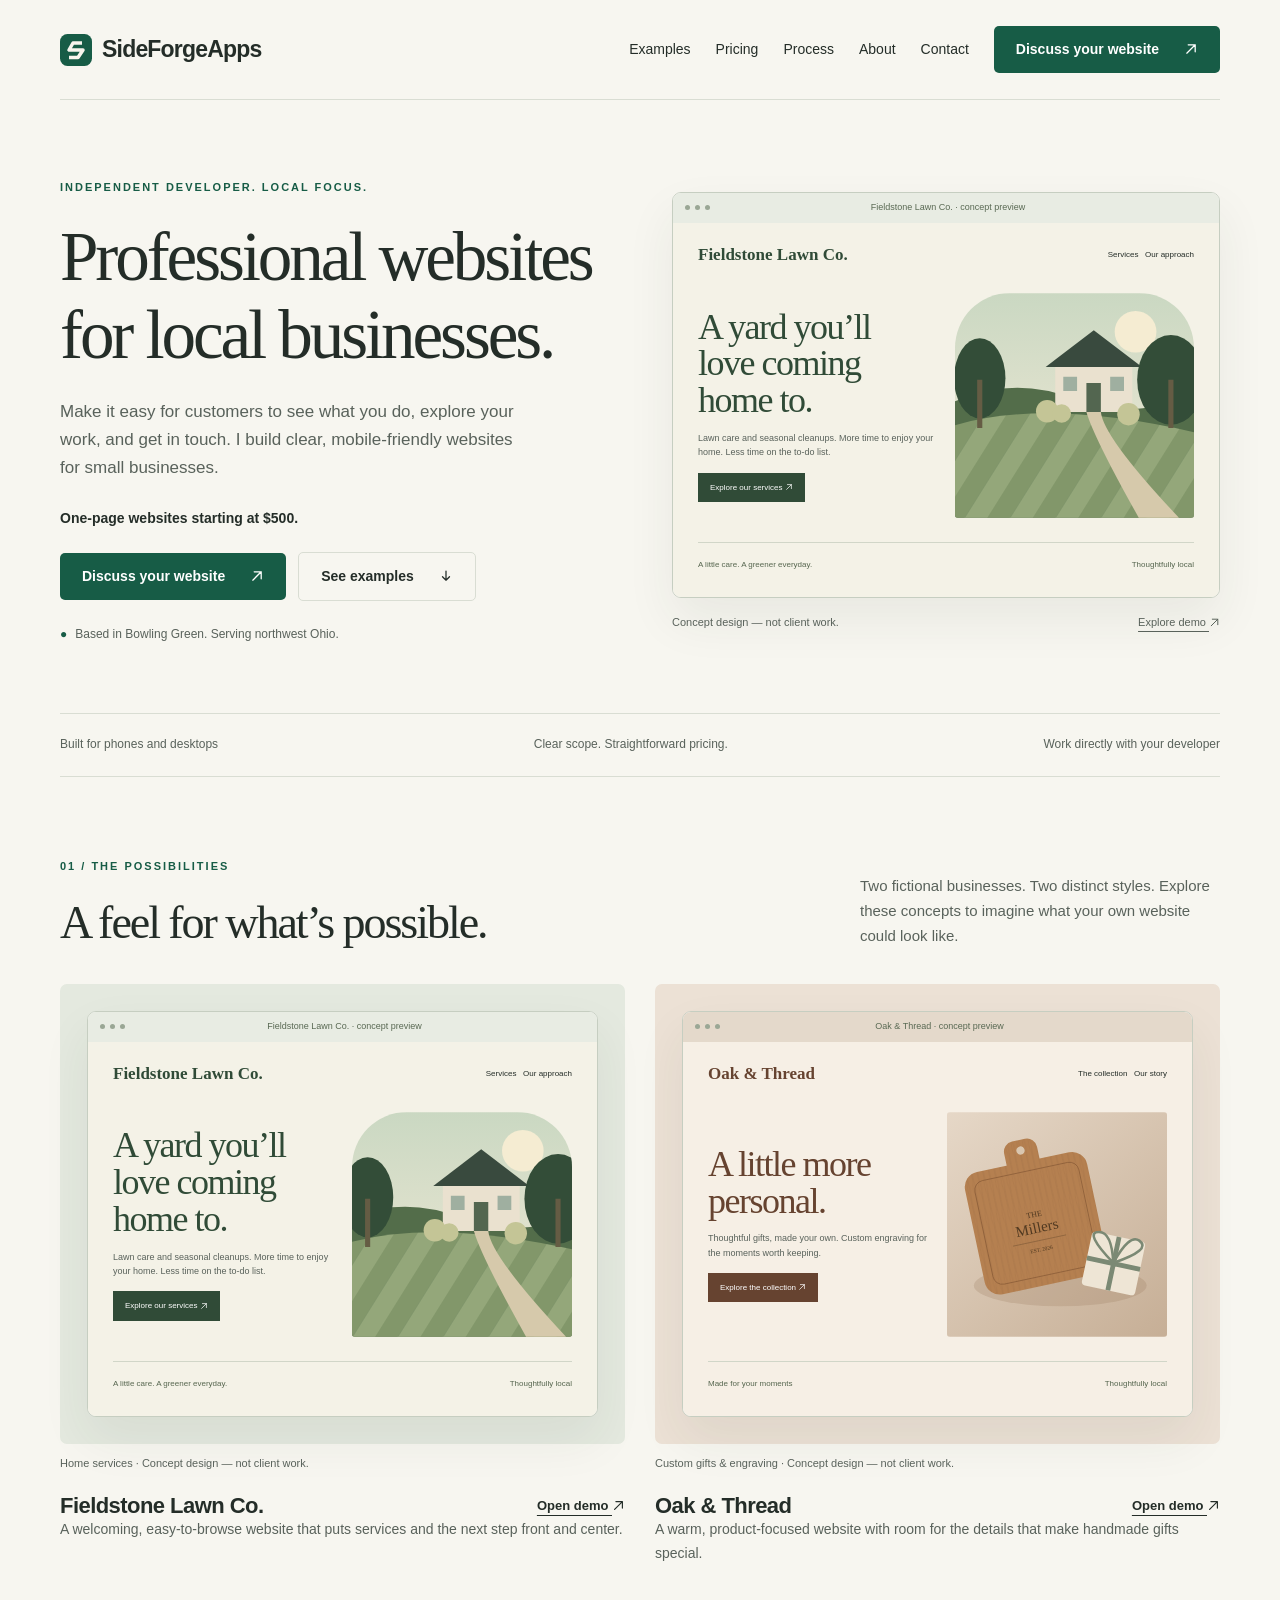
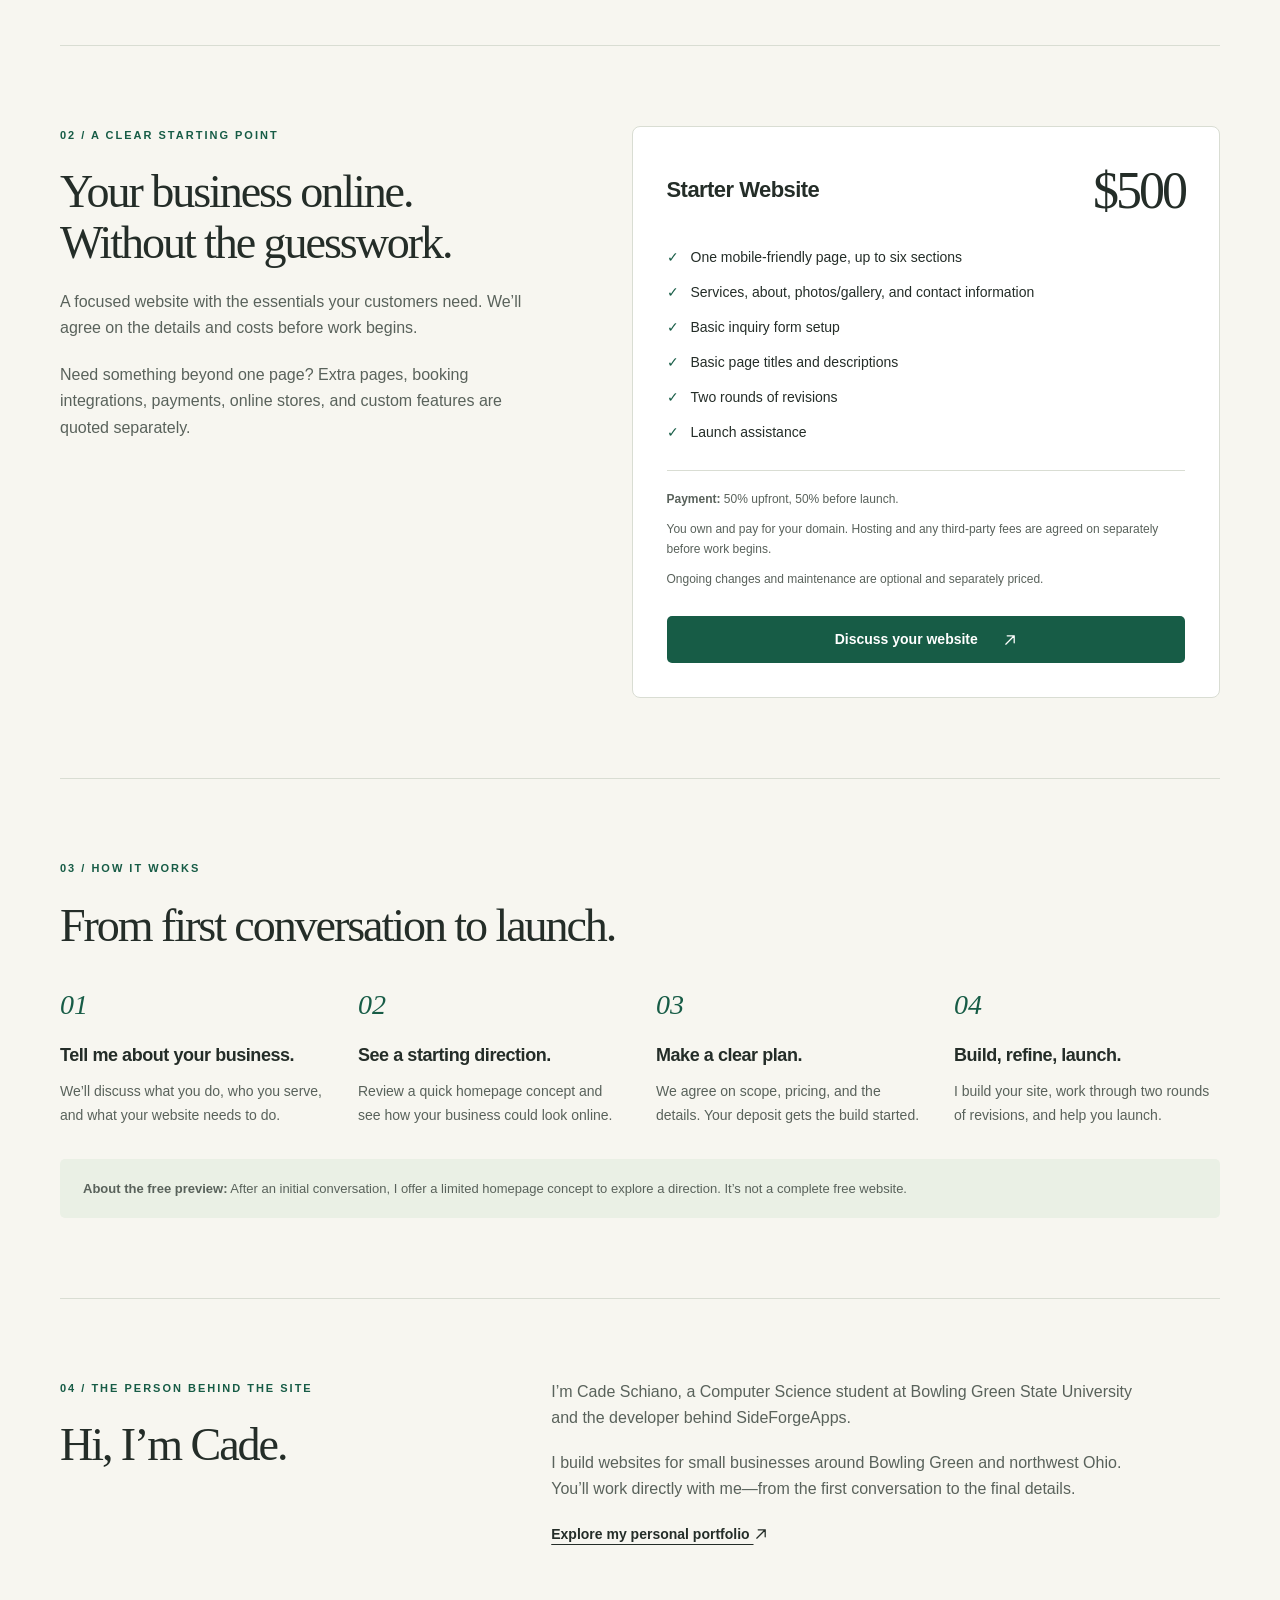
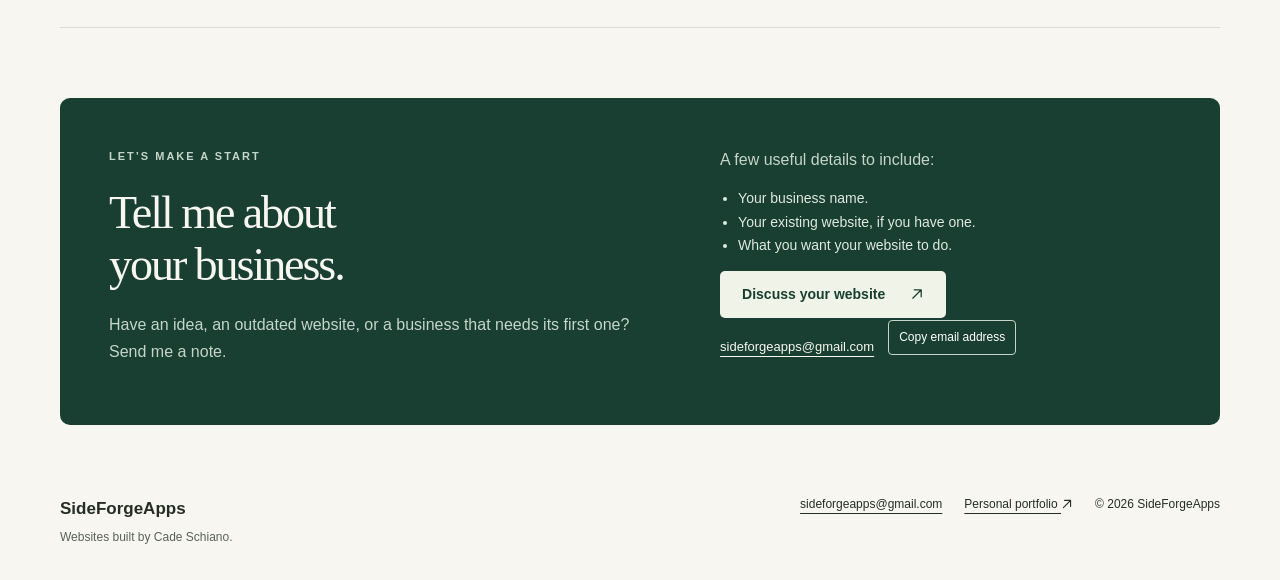
<file: index.html>
<!doctype html><html lang="en"><head><meta charset="utf-8"><meta name="viewport" content="width=device-width, initial-scale=1"><title>SideForgeApps | Websites for local businesses</title><meta name="description" content="Mobile-friendly websites for small businesses in Bowling Green and northwest Ohio. Work directly with developer Cade Schiano. One-page websites starting at $500."><meta property="og:title" content="SideForgeApps | Websites for local businesses"><meta property="og:description" content="Mobile-friendly websites for small businesses in Bowling Green and northwest Ohio. Work directly with developer Cade Schiano. One-page websites starting at $500."><meta property="og:type" content="website"><meta property="og:locale" content="en_US"><meta name="twitter:card" content="summary"><meta name="theme-color" content="#175c46"><link rel="icon" type="image/svg+xml" href="assets/favicon.svg"><link rel="stylesheet" href="assets/style.css"></head><body><a class="skip" href="#main">Skip to content</a><div class="wrap"><header class="header"><a class="brand" href="./"><img src="assets/favicon.svg" alt="" width="32" height="32">SideForgeApps</a><nav class="nav" aria-label="Main navigation"><a href="#examples">Examples</a><a href="#pricing">Pricing</a><a href="#process">Process</a><a href="#about">About</a><a href="#contact">Contact</a><a class="button" href="mailto:sideforgeapps@gmail.com?subject=Website%20inquiry%20for%20my%20business">Discuss your website <span aria-hidden="true"><svg class="icon" aria-hidden="true" viewBox="0 0 20 20" fill="none"><path d="M4 16 16 4M6 4h10v10" stroke="currentColor" stroke-width="1.8" stroke-linecap="round" stroke-linejoin="round"/></svg></span></a></nav></header><main id="main"><section class="hero" aria-labelledby="hero-title"><div><span class="eyebrow">Independent developer. Local focus.</span><h1 id="hero-title">Professional websites for local businesses.</h1><p class="intro">Make it easy for customers to see what you do, explore your work, and get in touch. I build clear, mobile-friendly websites for small businesses.</p><p class="price-note">One-page websites starting at $500.</p><div class="actions"><a class="button" href="mailto:sideforgeapps@gmail.com?subject=Website%20inquiry%20for%20my%20business">Discuss your website <span aria-hidden="true"><svg class="icon" aria-hidden="true" viewBox="0 0 20 20" fill="none"><path d="M4 16 16 4M6 4h10v10" stroke="currentColor" stroke-width="1.8" stroke-linecap="round" stroke-linejoin="round"/></svg></span></a><a class="button light" href="#examples">See examples <span aria-hidden="true"><svg class="icon" aria-hidden="true" viewBox="0 0 20 20" fill="none"><path d="M10 3v13m0 0-5-5m5 5 5-5" stroke="currentColor" stroke-width="1.8" stroke-linecap="round" stroke-linejoin="round"/></svg></span></a></div><p class="local">Based in Bowling Green. Serving northwest Ohio.</p></div><div><div class="browser-frame"><div class="browser-bar"><i></i><i></i><i></i><span>Fieldstone Lawn Co. · concept preview</span></div><div class="mini"><div class="mini-nav"><span class="mini-brand">Fieldstone Lawn Co.</span><span>Services &nbsp; Our approach</span></div><div class="mini-grid"><div><h3>A yard you’ll<br>love coming<br>home to.</h3><p>Lawn care and seasonal cleanups. More time to enjoy your home. Less time on the to-do list.</p><span class="mini-cta">Explore our services <svg class="icon" aria-hidden="true" viewBox="0 0 20 20" fill="none"><path d="M4 16 16 4M6 4h10v10" stroke="currentColor" stroke-width="1.8" stroke-linecap="round" stroke-linejoin="round"/></svg></span></div><img src="assets/lawn.svg" alt="Illustration of a tidy lawn and welcoming home" width="800" height="700"></div><div class="mini-bottom"><span>A little care. A greener everyday.</span><span>Thoughtfully local</span></div></div></div><div class="caption"><span>Concept design — not client work.</span><a href="demos/fieldstone.html">Explore demo <svg class="icon" aria-hidden="true" viewBox="0 0 20 20" fill="none"><path d="M4 16 16 4M6 4h10v10" stroke="currentColor" stroke-width="1.8" stroke-linecap="round" stroke-linejoin="round"/></svg></a></div></div></section><div class="strip"><span>Built for phones and desktops</span><span>Clear scope. Straightforward pricing.</span><span>Work directly with your developer</span></div><section class="section" id="examples"><div class="section-heading"><div><span class="eyebrow">01 / The possibilities</span><h2>A feel for what’s possible.</h2></div><p>Two fictional businesses. Two distinct styles. Explore these concepts to imagine what your own website could look like.</p></div><div class="examples"><article><div class="example-art "><div class="browser-frame"><div class="browser-bar"><i></i><i></i><i></i><span>Fieldstone Lawn Co. · concept preview</span></div><div class="mini"><div class="mini-nav"><span class="mini-brand">Fieldstone Lawn Co.</span><span>Services &nbsp; Our approach</span></div><div class="mini-grid"><div><h3>A yard you’ll<br>love coming<br>home to.</h3><p>Lawn care and seasonal cleanups. More time to enjoy your home. Less time on the to-do list.</p><span class="mini-cta">Explore our services <svg class="icon" aria-hidden="true" viewBox="0 0 20 20" fill="none"><path d="M4 16 16 4M6 4h10v10" stroke="currentColor" stroke-width="1.8" stroke-linecap="round" stroke-linejoin="round"/></svg></span></div><img src="assets/lawn.svg" alt="Illustration of a tidy lawn and welcoming home" width="800" height="700"></div><div class="mini-bottom"><span>A little care. A greener everyday.</span><span>Thoughtfully local</span></div></div></div></div><p class="example-label">Home services · Concept design — not client work.</p><div class="example-title"><h3>Fieldstone Lawn Co.</h3><a href="demos/fieldstone.html">Open demo <svg class="icon" aria-hidden="true" viewBox="0 0 20 20" fill="none"><path d="M4 16 16 4M6 4h10v10" stroke="currentColor" stroke-width="1.8" stroke-linecap="round" stroke-linejoin="round"/></svg></a></div><p class="example-desc">A welcoming, easy-to-browse website that puts services and the next step front and center.</p></article><article><div class="example-art gift"><div class="browser-frame"><div class="browser-bar"><i></i><i></i><i></i><span>Oak &amp; Thread · concept preview</span></div><div class="mini"><div class="mini-nav"><span class="mini-brand">Oak &amp; Thread</span><span>The collection &nbsp; Our story</span></div><div class="mini-grid"><div><h3>A little more<br>personal.</h3><p>Thoughtful gifts, made your own. Custom engraving for the moments worth keeping.</p><span class="mini-cta">Explore the collection <svg class="icon" aria-hidden="true" viewBox="0 0 20 20" fill="none"><path d="M4 16 16 4M6 4h10v10" stroke="currentColor" stroke-width="1.8" stroke-linecap="round" stroke-linejoin="round"/></svg></span></div><img src="assets/gifts.svg" alt="Illustration of an engraved wooden board and a wrapped gift" width="800" height="700"></div><div class="mini-bottom"><span>Made for your moments</span><span>Thoughtfully local</span></div></div></div></div><p class="example-label">Custom gifts &amp; engraving · Concept design — not client work.</p><div class="example-title"><h3>Oak &amp; Thread</h3><a href="demos/oak-and-thread.html">Open demo <svg class="icon" aria-hidden="true" viewBox="0 0 20 20" fill="none"><path d="M4 16 16 4M6 4h10v10" stroke="currentColor" stroke-width="1.8" stroke-linecap="round" stroke-linejoin="round"/></svg></a></div><p class="example-desc">A warm, product-focused website with room for the details that make handmade gifts special.</p></article></div></section><section class="section pricing" id="pricing"><div><span class="eyebrow">02 / A clear starting point</span><h2>Your business online.<br>Without the guesswork.</h2><p>A focused website with the essentials your customers need. We’ll agree on the details and costs before work begins.</p><p>Need something beyond one page? Extra pages, booking integrations, payments, online stores, and custom features are quoted separately.</p></div><div class="price-card"><div class="price-top"><h3>Starter Website</h3><strong>$500</strong></div><ul class="includes"><li>One mobile-friendly page, up to six sections</li><li>Services, about, photos/gallery, and contact information</li><li>Basic inquiry form setup</li><li>Basic page titles and descriptions</li><li>Two rounds of revisions</li><li>Launch assistance</li></ul><div class="terms"><p><strong>Payment:</strong> 50% upfront, 50% before launch.</p><p>You own and pay for your domain. Hosting and any third-party fees are agreed on separately before work begins.</p><p>Ongoing changes and maintenance are optional and separately priced.</p></div><a class="button" href="mailto:sideforgeapps@gmail.com?subject=Website%20inquiry%20for%20my%20business">Discuss your website <svg class="icon" aria-hidden="true" viewBox="0 0 20 20" fill="none"><path d="M4 16 16 4M6 4h10v10" stroke="currentColor" stroke-width="1.8" stroke-linecap="round" stroke-linejoin="round"/></svg></a></div></section><section class="section" id="process"><span class="eyebrow">03 / How it works</span><h2>From first conversation to launch.</h2><div class="steps"><div><span class="step-number">01</span><h3>Tell me about your business.</h3><p>We’ll discuss what you do, who you serve, and what your website needs to do.</p></div><div><span class="step-number">02</span><h3>See a starting direction.</h3><p>Review a quick homepage concept and see how your business could look online.</p></div><div><span class="step-number">03</span><h3>Make a clear plan.</h3><p>We agree on scope, pricing, and the details. Your deposit gets the build started.</p></div><div><span class="step-number">04</span><h3>Build, refine, launch.</h3><p>I build your site, work through two rounds of revisions, and help you launch.</p></div></div><p class="preview-note"><strong>About the free preview:</strong> After an initial conversation, I offer a limited homepage concept to explore a direction. It’s not a complete free website.</p></section><section class="section about" id="about"><div><span class="eyebrow">04 / The person behind the site</span><h2>Hi, I’m Cade.</h2></div><div class="about-copy"><p>I’m Cade Schiano, a Computer Science student at Bowling Green State University and the developer behind SideForgeApps.</p><p>I build websites for small businesses around Bowling Green and northwest Ohio. You’ll work directly with me—from the first conversation to the final details.</p><a href="https://cadeschiano.github.io/portfolio/">Explore my personal portfolio <svg class="icon" aria-hidden="true" viewBox="0 0 20 20" fill="none"><path d="M4 16 16 4M6 4h10v10" stroke="currentColor" stroke-width="1.8" stroke-linecap="round" stroke-linejoin="round"/></svg></a></div></section><section class="contact" id="contact"><div><span class="eyebrow">Let’s make a start</span><h2>Tell me about<br>your business.</h2><p>Have an idea, an outdated website, or a business that needs its first one? Send me a note.</p></div><div><p>A few useful details to include:</p><ul><li>Your business name.</li><li>Your existing website, if you have one.</li><li>What you want your website to do.</li></ul><a class="button" href="mailto:sideforgeapps@gmail.com?subject=Website%20inquiry%20for%20my%20business">Discuss your website <svg class="icon" aria-hidden="true" viewBox="0 0 20 20" fill="none"><path d="M4 16 16 4M6 4h10v10" stroke="currentColor" stroke-width="1.8" stroke-linecap="round" stroke-linejoin="round"/></svg></a><div class="email-row"><a class="contact-email" href="mailto:sideforgeapps@gmail.com?subject=Website%20inquiry%20for%20my%20business">sideforgeapps@gmail.com</a><button type="button" class="copy-email" data-copy-email>Copy email address</button></div><p class="copy-status" data-copy-status role="status" aria-live="polite"></p></div></section></main><footer class="footer"><div><strong>SideForgeApps</strong><p>Websites built by Cade Schiano.</p></div><div class="footer-links"><a href="mailto:sideforgeapps@gmail.com?subject=Website%20inquiry%20for%20my%20business">sideforgeapps@gmail.com</a><a href="https://cadeschiano.github.io/portfolio/">Personal portfolio <svg class="icon" aria-hidden="true" viewBox="0 0 20 20" fill="none"><path d="M4 16 16 4M6 4h10v10" stroke="currentColor" stroke-width="1.8" stroke-linecap="round" stroke-linejoin="round"/></svg></a><span>© <span data-year>2026</span> SideForgeApps</span></div></footer></div><script src="assets/main.js"></script></body></html>
</file>
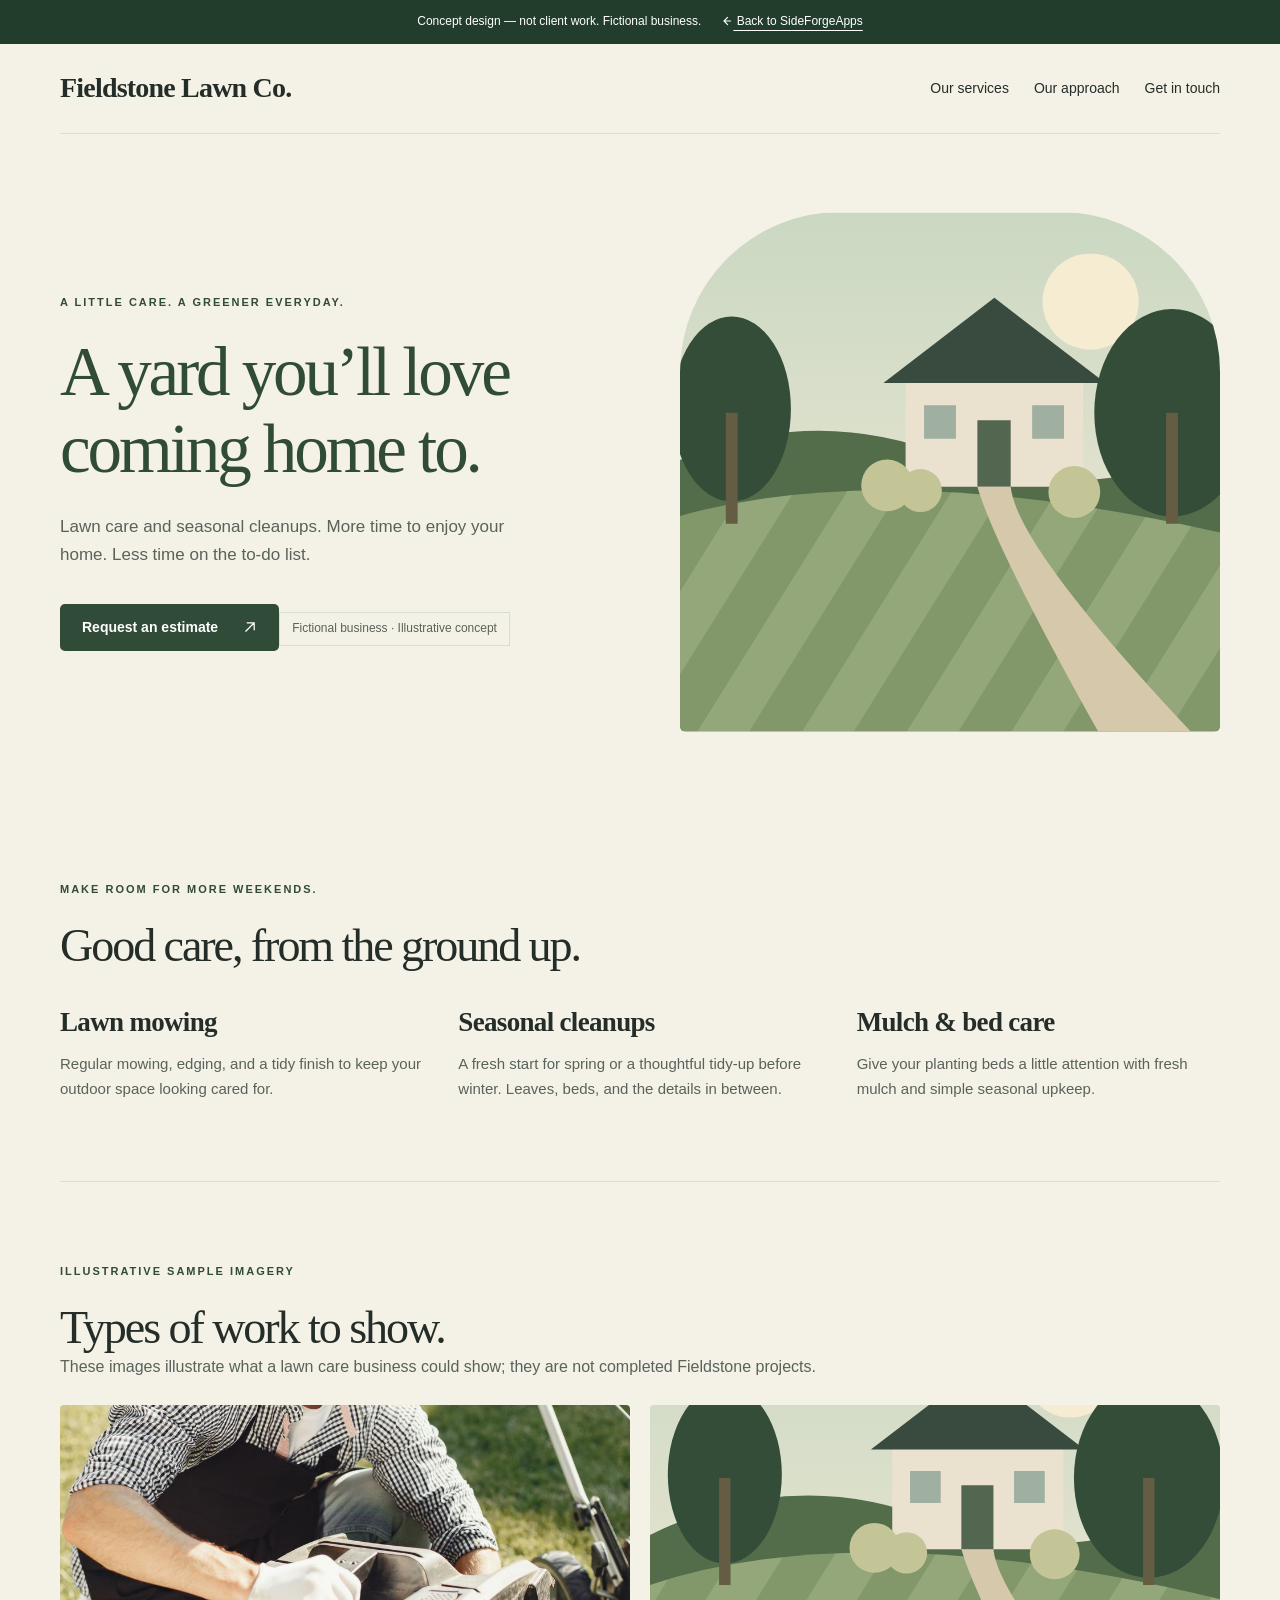
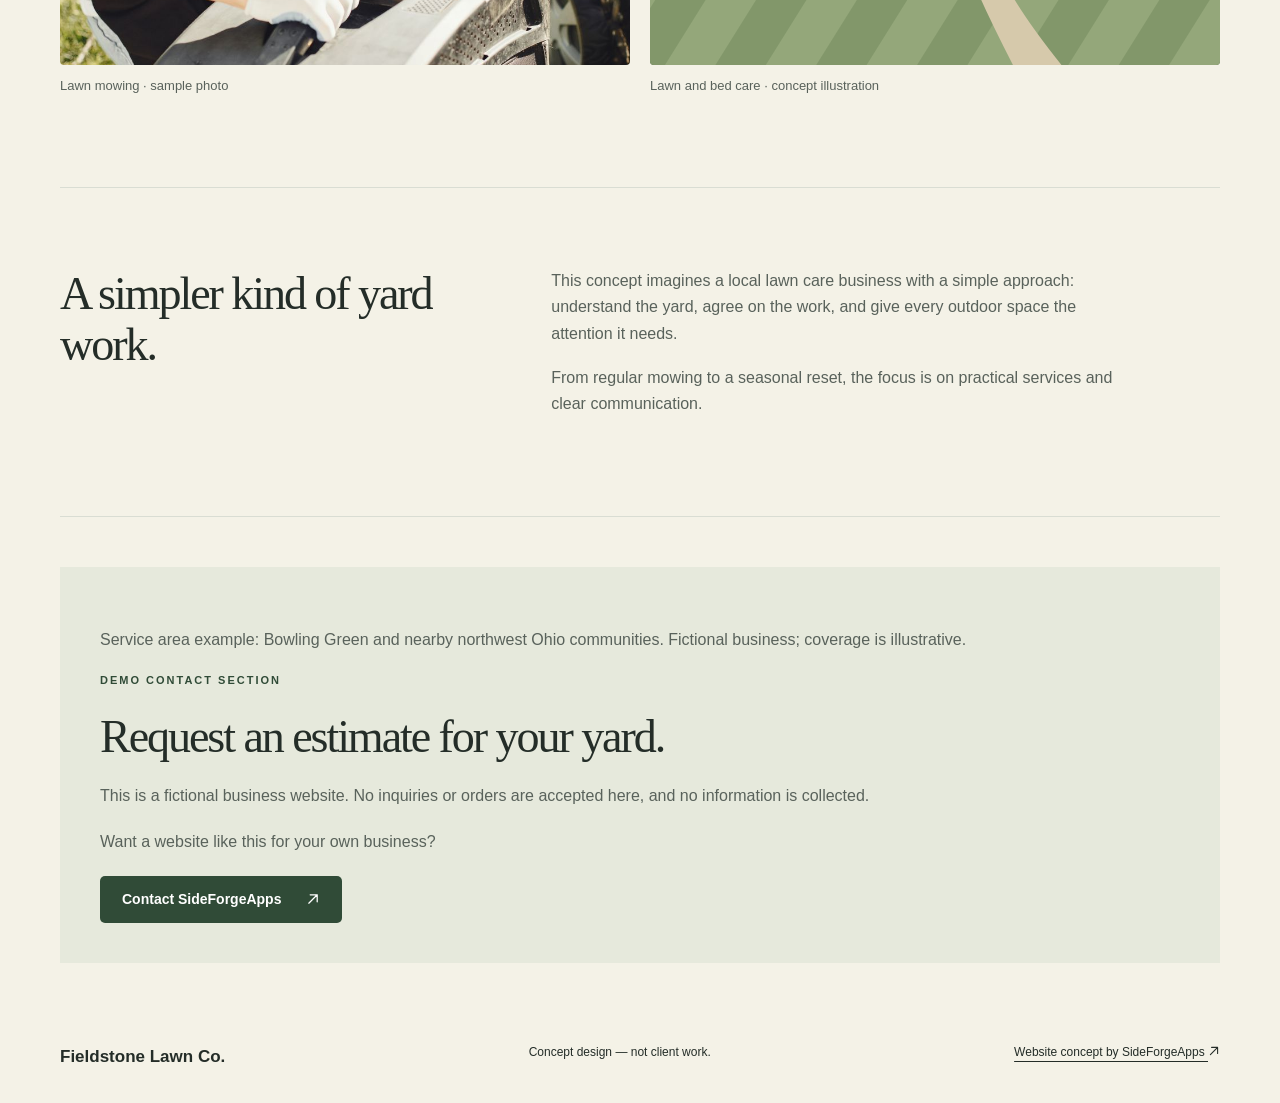
<file: demos/fieldstone.html>
<!doctype html><html lang="en"><head><meta charset="utf-8"><meta name="viewport" content="width=device-width, initial-scale=1"><title>Fieldstone Lawn Co. | SideForgeApps concept demo</title><meta name="description" content="A fictional lawn care business website. Concept design — not client work."><meta property="og:title" content="Fieldstone Lawn Co. | SideForgeApps concept demo"><meta property="og:description" content="A fictional lawn care business website. Concept design — not client work."><meta property="og:type" content="website"><meta property="og:locale" content="en_US"><meta name="twitter:card" content="summary"><meta name="theme-color" content="#175c46"><link rel="icon" type="image/svg+xml" href="../assets/favicon.svg"><link rel="stylesheet" href="../assets/style.css"></head><body class="demo "><a class="skip" href="#main">Skip to content</a><div class="demo-banner">Concept design — not client work. Fictional business.<a href="../index.html#examples"><svg class="icon" aria-hidden="true" viewBox="0 0 20 20" fill="none"><path d="m11 4-6 6 6 6M5 10h11" stroke="currentColor" stroke-width="1.8" stroke-linecap="round" stroke-linejoin="round"/></svg> Back to SideForgeApps</a></div><div class="wrap"><header class="header"><a href="./fieldstone.html" class="brand">Fieldstone Lawn Co.</a><nav class="nav" aria-label="Demo navigation"><a href="#services">Our services</a><a href="#story">Our approach</a><a href="#contact">Get in touch</a></nav></header><main id="main"><section class="hero"><div><span class="eyebrow">A little care. A greener everyday.</span><h1>A yard you’ll love coming home to.</h1><p class="intro">Lawn care and seasonal cleanups. More time to enjoy your home. Less time on the to-do list.</p><a class="button" href="#contact">Request an estimate <svg class="icon" aria-hidden="true" viewBox="0 0 20 20" fill="none"><path d="M4 16 16 4M6 4h10v10" stroke="currentColor" stroke-width="1.8" stroke-linecap="round" stroke-linejoin="round"/></svg></a><p class="demo-tag">Fictional business · Illustrative concept</p></div><img src="../assets/lawn.svg" width="800" height="700" alt="Illustration of a cared-for lawn and a welcoming home"></section><section class="section" id="services"><span class="eyebrow">Make room for more weekends.</span><h2>Good care, from the ground up.</h2><div class="services"><article><h3>Lawn mowing</h3><p>Regular mowing, edging, and a tidy finish to keep your outdoor space looking cared for.</p></article><article><h3>Seasonal cleanups</h3><p>A fresh start for spring or a thoughtful tidy-up before winter. Leaves, beds, and the details in between.</p></article><article><h3>Mulch & bed care</h3><p>Give your planting beds a little attention with fresh mulch and simple seasonal upkeep.</p></article></div></section><section class="section"><span class="eyebrow">Illustrative sample imagery</span><h2>Types of work to show.</h2><p>These images illustrate what a lawn care business could show; they are not completed Fieldstone projects.</p><div class="sample-gallery"><figure><img src="../assets/lawn-mowing.jpg" alt="Sample photo of a person mowing a green lawn" width="667" height="1000" loading="lazy"><figcaption>Lawn mowing · sample photo</figcaption></figure><figure><img src="../assets/lawn.svg" alt="Illustrated home with a tidy lawn and planting beds" width="800" height="700" loading="lazy"><figcaption>Lawn and bed care · concept illustration</figcaption></figure></div></section><section class="section about" id="story"><h2>A simpler kind of yard work.</h2><div class="about-copy"><p>This concept imagines a local lawn care business with a simple approach: understand the yard, agree on the work, and give every outdoor space the attention it needs.</p><p>From regular mowing to a seasonal reset, the focus is on practical services and clear communication.</p></div></section><section class="demo-contact" id="contact"><p class="demo-area">Service area example: Bowling Green and nearby northwest Ohio communities. Fictional business; coverage is illustrative.</p><span class="eyebrow">Demo contact section</span><h2>Request an estimate for your yard.</h2><p>This is a fictional business website. No inquiries or orders are accepted here, and no information is collected.</p><p>Want a website like this for your own business?</p><p><a class="button" href="../index.html#contact">Contact SideForgeApps <svg class="icon" aria-hidden="true" viewBox="0 0 20 20" fill="none"><path d="M4 16 16 4M6 4h10v10" stroke="currentColor" stroke-width="1.8" stroke-linecap="round" stroke-linejoin="round"/></svg></a></p></section></main><footer class="footer"><strong>Fieldstone Lawn Co.</strong><span>Concept design — not client work.</span><a href="../index.html">Website concept by SideForgeApps <svg class="icon" aria-hidden="true" viewBox="0 0 20 20" fill="none"><path d="M4 16 16 4M6 4h10v10" stroke="currentColor" stroke-width="1.8" stroke-linecap="round" stroke-linejoin="round"/></svg></a></footer></div></body></html>
</file>
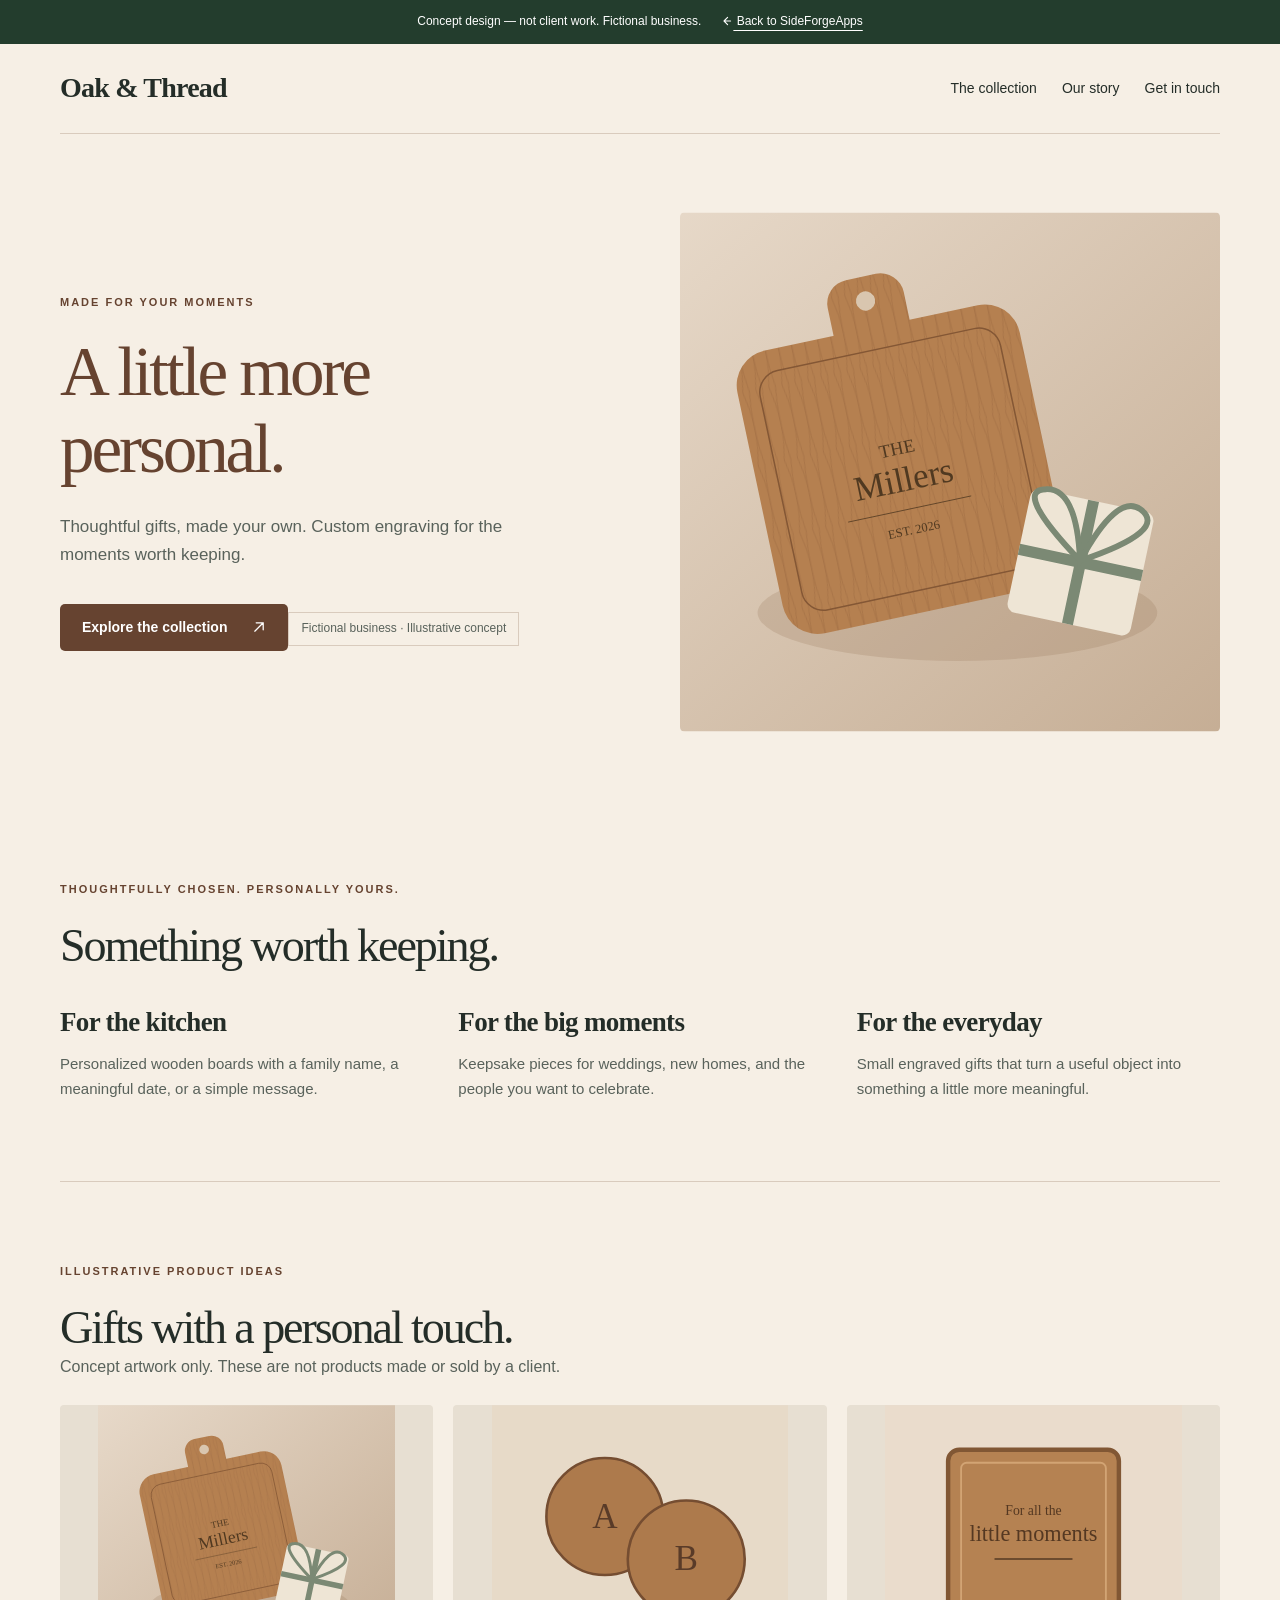
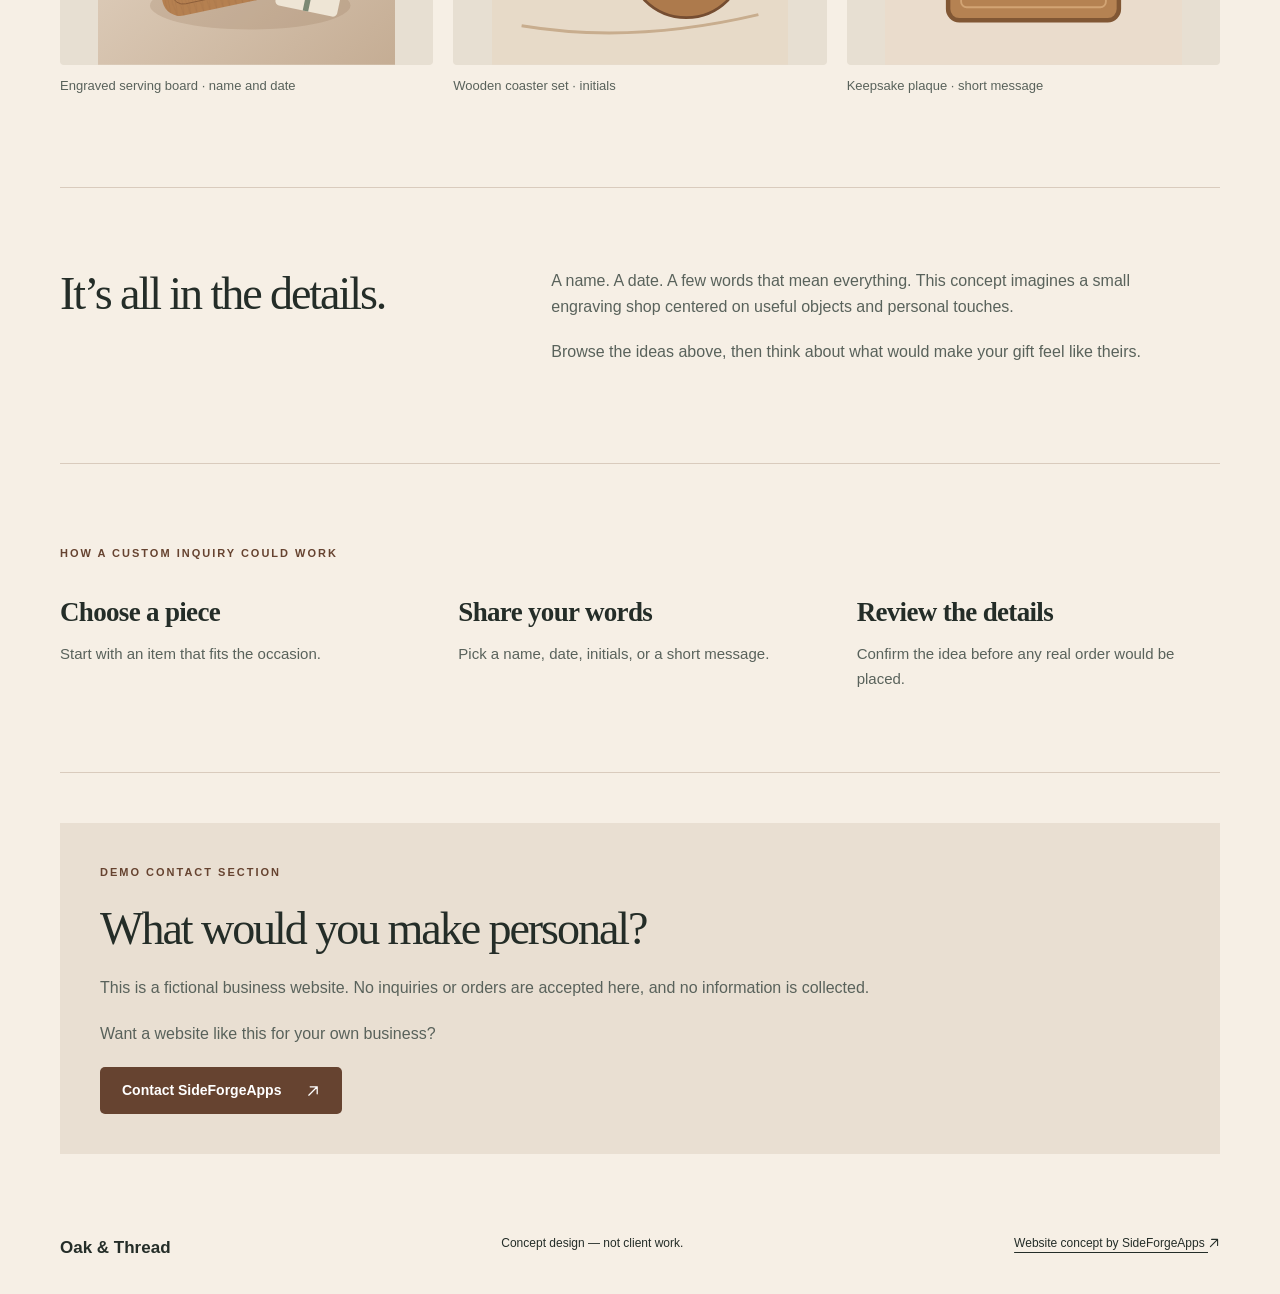
<file: demos/oak-and-thread.html>
<!doctype html><html lang="en"><head><meta charset="utf-8"><meta name="viewport" content="width=device-width, initial-scale=1"><title>Oak &amp; Thread | SideForgeApps concept demo</title><meta name="description" content="A fictional custom gift business website. Concept design — not client work."><meta property="og:title" content="Oak &amp; Thread | SideForgeApps concept demo"><meta property="og:description" content="A fictional custom gift business website. Concept design — not client work."><meta property="og:type" content="website"><meta property="og:locale" content="en_US"><meta name="twitter:card" content="summary"><meta name="theme-color" content="#175c46"><link rel="icon" type="image/svg+xml" href="../assets/favicon.svg"><link rel="stylesheet" href="../assets/style.css"></head><body class="demo gift-page"><a class="skip" href="#main">Skip to content</a><div class="demo-banner">Concept design — not client work. Fictional business.<a href="../index.html#examples"><svg class="icon" aria-hidden="true" viewBox="0 0 20 20" fill="none"><path d="m11 4-6 6 6 6M5 10h11" stroke="currentColor" stroke-width="1.8" stroke-linecap="round" stroke-linejoin="round"/></svg> Back to SideForgeApps</a></div><div class="wrap"><header class="header"><a href="./oak-and-thread.html" class="brand">Oak &amp; Thread</a><nav class="nav" aria-label="Demo navigation"><a href="#services">The collection</a><a href="#story">Our story</a><a href="#contact">Get in touch</a></nav></header><main id="main"><section class="hero"><div><span class="eyebrow">Made for your moments</span><h1>A little more personal.</h1><p class="intro">Thoughtful gifts, made your own. Custom engraving for the moments worth keeping.</p><a class="button" href="#services">Explore the collection <svg class="icon" aria-hidden="true" viewBox="0 0 20 20" fill="none"><path d="M4 16 16 4M6 4h10v10" stroke="currentColor" stroke-width="1.8" stroke-linecap="round" stroke-linejoin="round"/></svg></a><p class="demo-tag">Fictional business · Illustrative concept</p></div><img src="../assets/gifts.svg" width="800" height="700" alt="Illustration of an engraved wooden board beside a wrapped gift"></section><section class="section" id="services"><span class="eyebrow">Thoughtfully chosen. Personally yours.</span><h2>Something worth keeping.</h2><div class="services"><article><h3>For the kitchen</h3><p>Personalized wooden boards with a family name, a meaningful date, or a simple message.</p></article><article><h3>For the big moments</h3><p>Keepsake pieces for weddings, new homes, and the people you want to celebrate.</p></article><article><h3>For the everyday</h3><p>Small engraved gifts that turn a useful object into something a little more meaningful.</p></article></div></section><section class="section"><span class="eyebrow">Illustrative product ideas</span><h2>Gifts with a personal touch.</h2><p>Concept artwork only. These are not products made or sold by a client.</p><div class="sample-gallery gift-gallery"><figure><img src="../assets/gifts.svg" alt="Illustrated engraved wooden board and wrapped gift" width="800" height="700" loading="lazy"><figcaption>Engraved serving board · name and date</figcaption></figure><figure><img src="../assets/coasters.svg" alt="Illustrated engraved wooden coasters" width="800" height="700" loading="lazy"><figcaption>Wooden coaster set · initials</figcaption></figure><figure><img src="../assets/keepsake.svg" alt="Illustrated engraved wooden keepsake plaque" width="800" height="700" loading="lazy"><figcaption>Keepsake plaque · short message</figcaption></figure></div></section><section class="section about" id="story"><h2>It’s all in the details.</h2><div class="about-copy"><p>A name. A date. A few words that mean everything. This concept imagines a small engraving shop centered on useful objects and personal touches.</p><p>Browse the ideas above, then think about what would make your gift feel like theirs.</p></div></section><section class="section"><span class="eyebrow">How a custom inquiry could work</span><div class="services"><article><h3>Choose a piece</h3><p>Start with an item that fits the occasion.</p></article><article><h3>Share your words</h3><p>Pick a name, date, initials, or a short message.</p></article><article><h3>Review the details</h3><p>Confirm the idea before any real order would be placed.</p></article></div></section><section class="demo-contact" id="contact"><span class="eyebrow">Demo contact section</span><h2>What would you make personal?</h2><p>This is a fictional business website. No inquiries or orders are accepted here, and no information is collected.</p><p>Want a website like this for your own business?</p><p><a class="button" href="../index.html#contact">Contact SideForgeApps <svg class="icon" aria-hidden="true" viewBox="0 0 20 20" fill="none"><path d="M4 16 16 4M6 4h10v10" stroke="currentColor" stroke-width="1.8" stroke-linecap="round" stroke-linejoin="round"/></svg></a></p></section></main><footer class="footer"><strong>Oak &amp; Thread</strong><span>Concept design — not client work.</span><a href="../index.html">Website concept by SideForgeApps <svg class="icon" aria-hidden="true" viewBox="0 0 20 20" fill="none"><path d="M4 16 16 4M6 4h10v10" stroke="currentColor" stroke-width="1.8" stroke-linecap="round" stroke-linejoin="round"/></svg></a></footer></div></body></html>
</file>
<file: assets/style.css>
:root{--paper:#f7f6f0;--ink:#242d28;--muted:#59625b;--green:#175c46;--line:#d9ddd3;--serif:Georgia,'Times New Roman',serif}*{box-sizing:border-box}html{scroll-behavior:smooth;scroll-padding-top:30px}body{margin:0;background:var(--paper);color:var(--ink);font:16px/1.65 -apple-system,BlinkMacSystemFont,'Segoe UI',sans-serif}a{color:inherit;text-underline-offset:5px}a:hover{color:var(--green)}a:focus-visible,summary:focus-visible{outline:3px solid #b56930;outline-offset:5px}img{max-width:100%;display:block}h1,h2,h3,p{margin:0}h1,h2,h3{line-height:1.12}h1,h2{font-family:var(--serif);font-weight:400;letter-spacing:-.045em}h1{font-size:clamp(44px,5.4vw,76px)}h2{font-size:clamp(34px,3.6vw,49px)}h3{font-size:22px;letter-spacing:-.025em}p{color:var(--muted)}.wrap{width:min(1160px,calc(100% - 64px));margin:auto}.header{min-height:100px;display:flex;align-items:center;justify-content:space-between;gap:28px;border-bottom:1px solid var(--line)}.brand{display:flex;align-items:center;gap:10px;text-decoration:none;font-weight:750;letter-spacing:-.8px;font-size:23px}.brand img{width:32px}.nav{display:flex;gap:25px;align-items:center;font-size:14px}.nav a{text-decoration:none}.button{display:inline-flex;align-items:center;justify-content:center;gap:25px;background:var(--green);color:white;padding:13px 22px;border-radius:5px;font-size:14px;font-weight:600;text-decoration:none;line-height:1.5}.button:hover{background:#104632;color:white}.button.light{background:transparent;border:1px solid var(--line);color:var(--ink)}.eyebrow{text-transform:uppercase;letter-spacing:2px;font-size:11px;font-weight:700;color:var(--green);display:block;margin-bottom:22px}.hero{padding:78px 0 68px;display:grid;grid-template-columns:1fr 1fr;gap:64px;align-items:center}.hero h1{max-width:600px}.hero .intro{margin:25px 0;font-size:17px;max-width:460px}.hero .price-note{font-weight:650;font-size:14px;color:var(--ink);margin-bottom:22px}.actions{display:flex;flex-wrap:wrap;gap:12px;align-items:center}.local{font-size:12px;margin-top:24px}.local:before{content:'●';color:var(--green);margin-right:8px}.browser-frame{border:1px solid #c6cec1;border-radius:9px;overflow:hidden;background:#fff;box-shadow:0 22px 50px #263d2812;display:block;text-decoration:none}.browser-bar{height:30px;background:#e8ece3;display:flex;align-items:center;padding:0 12px;gap:5px}.browser-bar i{width:5px;height:5px;border-radius:50%;background:#9aa795}.browser-bar span{font-size:9px;margin:auto;color:#596953;padding-right:26px}.mini{background:#f4f2e7;padding:22px 25px 26px}.mini-nav{display:flex;justify-content:space-between;align-items:center;font-size:10px;margin-bottom:28px}.mini-brand{font:700 17px var(--serif);color:#304b37}.mini-nav span:last-child{font-size:8px}.mini-grid{display:grid;grid-template-columns:1fr 1fr;gap:18px;align-items:center}.mini h3{font:36px/1.02 var(--serif);letter-spacing:-1.5px;color:#304b37}.mini p{font-size:9px;line-height:1.6;margin:12px 0}.mini img{height:225px;width:100%;object-fit:cover;border-radius:55px 55px 3px 3px}.mini-cta{display:inline-block;background:#304b37;color:white;padding:8px 12px;font-size:8px}.mini-bottom{font-size:8px;margin-top:24px;display:flex;justify-content:space-between;border-top:1px solid #d1d6c8;padding-top:15px;color:#56664f}.caption{display:flex;justify-content:space-between;font-size:11px;color:var(--muted);margin-top:15px}.strip{display:flex;justify-content:space-between;border-top:1px solid var(--line);border-bottom:1px solid var(--line);padding:21px 0;font-size:12px;color:var(--muted)}.strip span:before{content:'↗';margin-right:10px;color:var(--green)}section.section{padding:80px 0;border-bottom:1px solid var(--line)}.section-heading{display:flex;justify-content:space-between;align-items:end;gap:50px;margin-bottom:35px}.section-heading p{max-width:360px;font-size:15px}.examples{display:grid;grid-template-columns:1fr 1fr;gap:30px}.example-art{background:#e4e9df;padding:27px;border-radius:7px}.example-art.gift{background:#ece1d5}.gift .mini{background:#f6efe5}.gift .mini-brand,.gift .mini h3{color:#664330}.gift .mini-cta{background:#664330}.gift .mini img{border-radius:3px}.gift .browser-bar{background:#e4d9cb}.example-title{display:flex;justify-content:space-between;align-items:center;margin-top:22px}.example-title a{font-size:13px;font-weight:600}.example-label{font-size:11px;margin:10px 0 5px}.example-desc{font-size:14px}.pricing{display:grid;grid-template-columns:.9fr 1.1fr;gap:90px}.pricing p{margin-top:20px}.price-card{background:#fff;border:1px solid var(--line);padding:34px;border-radius:8px}.price-top{display:flex;justify-content:space-between;align-items:center}.price-top strong{font:52px var(--serif);letter-spacing:-3px}.includes{padding:20px 0;list-style:none;margin:0}.includes li{padding:6px 0;font-size:14px}.includes li:before{content:'✓';margin-right:12px;color:var(--green)}.terms{border-top:1px solid var(--line);padding-top:19px;font-size:12px}.terms p{margin:0 0 10px}.price-card .button{width:100%;margin-top:17px}.steps{display:grid;grid-template-columns:repeat(4,1fr);gap:32px;margin-top:38px}.step-number{display:block;color:var(--green);font:italic 28px var(--serif);margin-bottom:22px}.steps h3{font-size:18px;line-height:1.35;margin-bottom:13px}.steps p{font-size:14px}.preview-note{padding:19px 23px;background:#eaf0e5;border-radius:5px;font-size:13px;margin-top:32px}.about{display:grid;grid-template-columns:.75fr 1.25fr;gap:90px}.about-copy p{margin-bottom:18px;max-width:590px}.about-copy a{font-size:14px;font-weight:600}.contact{background:#183f32;color:#f7f6f0;border-radius:10px;padding:49px;display:grid;grid-template-columns:1.2fr 1fr;gap:70px;margin:70px 0}.contact .eyebrow,.contact p{color:#c5d5c9}.contact h2{margin-bottom:22px}.contact .button{background:#eff3e8;color:#173f30}.contact ul{padding-left:18px;color:#e0e9df;font-size:14px}.contact-email{display:block;font-size:13px;margin-top:18px}.footer{padding:0 0 32px;display:flex;justify-content:space-between;gap:25px;align-items:start;font-size:12px}.footer strong{font-size:17px}.footer p{margin-top:5px}.footer-links{display:flex;gap:22px}.skip{position:absolute;left:16px;top:-100px;background:white;padding:10px;z-index:10}.skip:focus{top:10px}.demo-banner{padding:12px 24px;text-align:center;background:#233d2d;color:white;font-size:12px}.demo-banner a{color:white;margin-left:20px}.demo{background:#f4f2e7;--green:#304b37}.demo .header{min-height:90px}.demo .brand{font-family:var(--serif);font-size:28px}.demo .hero{gap:80px}.demo .hero img{width:100%;max-height:520px;object-fit:cover;border-radius:160px 160px 6px 6px}.demo .hero h1{color:var(--green)}.demo .services{display:grid;grid-template-columns:repeat(3,1fr);gap:35px;margin-top:35px}.demo .services h3{font-family:var(--serif);font-size:27px;margin-bottom:15px}.demo .services p{font-size:15px}.demo.gift-page{background:#f6efe5;--green:#664330;--line:#d9cbbd}.gift-page .hero img{border-radius:5px}.demo-contact{padding:40px;background:#e6e9dc;margin:50px 0}.gift-page .demo-contact{background:#e9dfd2}.demo-contact p{margin-top:20px}.demo .footer{padding-top:30px}.demo-tag{display:inline-block;border:1px solid var(--line);padding:6px 12px;font-size:12px;margin-top:18px}
@media(min-width:1400px){.hero{padding-top:95px;padding-bottom:85px}}@media(max-width:1000px){.header{flex-wrap:wrap;padding:22px 0;gap:15px}.nav{gap:21px}.hero{gap:30px}.mini{padding:16px}.mini h3{font-size:28px}.mini img{height:190px}.pricing,.about{gap:40px}.contact{gap:35px}.example-art{padding:18px}.mini-nav span:last-child{display:none}}@media(max-width:700px){.wrap{width:calc(100% - 36px)}.header{gap:18px}.nav{width:100%;justify-content:space-between;gap:8px;font-size:12px}.nav .button{display:none}.hero{grid-template-columns:1fr;padding:45px 0;gap:34px}.hero .intro{font-size:16px}.hero h1{max-width:500px}.mini h3{font-size:32px}.mini img{height:200px}.strip{flex-wrap:wrap;gap:12px 20px;font-size:11px}.strip span:last-child{display:none}section.section{padding:50px 0}.section-heading{display:block}.section-heading p{margin-top:20px}.examples,.pricing,.about,.contact{grid-template-columns:1fr;gap:30px}.example-art{padding:18px}.example-title h3{font-size:19px}.steps{grid-template-columns:1fr 1fr;gap:28px 20px}.step-number{margin-bottom:13px}.price-card{padding:25px}.contact{padding:29px;margin:45px 0}.footer{flex-direction:column}.footer-links{flex-wrap:wrap;gap:12px 22px}.demo .hero{gap:30px}.demo .hero img{max-height:360px}.demo .services{grid-template-columns:1fr}.demo-banner a{display:block;margin:5px 0 0}.demo-contact{padding:25px}.demo .nav{justify-content:flex-start;gap:30px}}@media(prefers-reduced-motion:reduce){html{scroll-behavior:auto}}

.icon{width:1em;height:1em;display:inline-block;vertical-align:-.14em;flex:none}.strip span:before{content:none}.strip span{display:inline-flex;align-items:center;gap:8px}.email-row{display:flex;align-items:center;gap:14px;flex-wrap:wrap}.copy-email{background:transparent;border:1px solid #c5d5c9;color:#fff;padding:7px 10px;border-radius:4px;cursor:pointer;font:inherit;font-size:12px}.copy-email:focus-visible{outline:3px solid #e9b97e;outline-offset:3px}.copy-status{min-height:1.6em;font-size:12px}.sample-gallery{display:grid;grid-template-columns:repeat(2,minmax(0,1fr));gap:20px;margin-top:25px}.gift-gallery{grid-template-columns:repeat(3,minmax(0,1fr))}.sample-gallery figure{margin:0}.sample-gallery img{width:100%;height:260px;object-fit:cover;background:#e7dfd2;border-radius:4px}.sample-gallery figcaption{font-size:13px;padding:10px 0;color:var(--muted)}.demo-area{margin-bottom:18px}.gift-page .sample-gallery img{object-fit:contain}@media(max-width:700px){.sample-gallery,.gift-gallery{grid-template-columns:1fr 1fr}.gift-gallery figure:last-child{grid-column:1/-1}.sample-gallery img{height:180px}}
</file>
